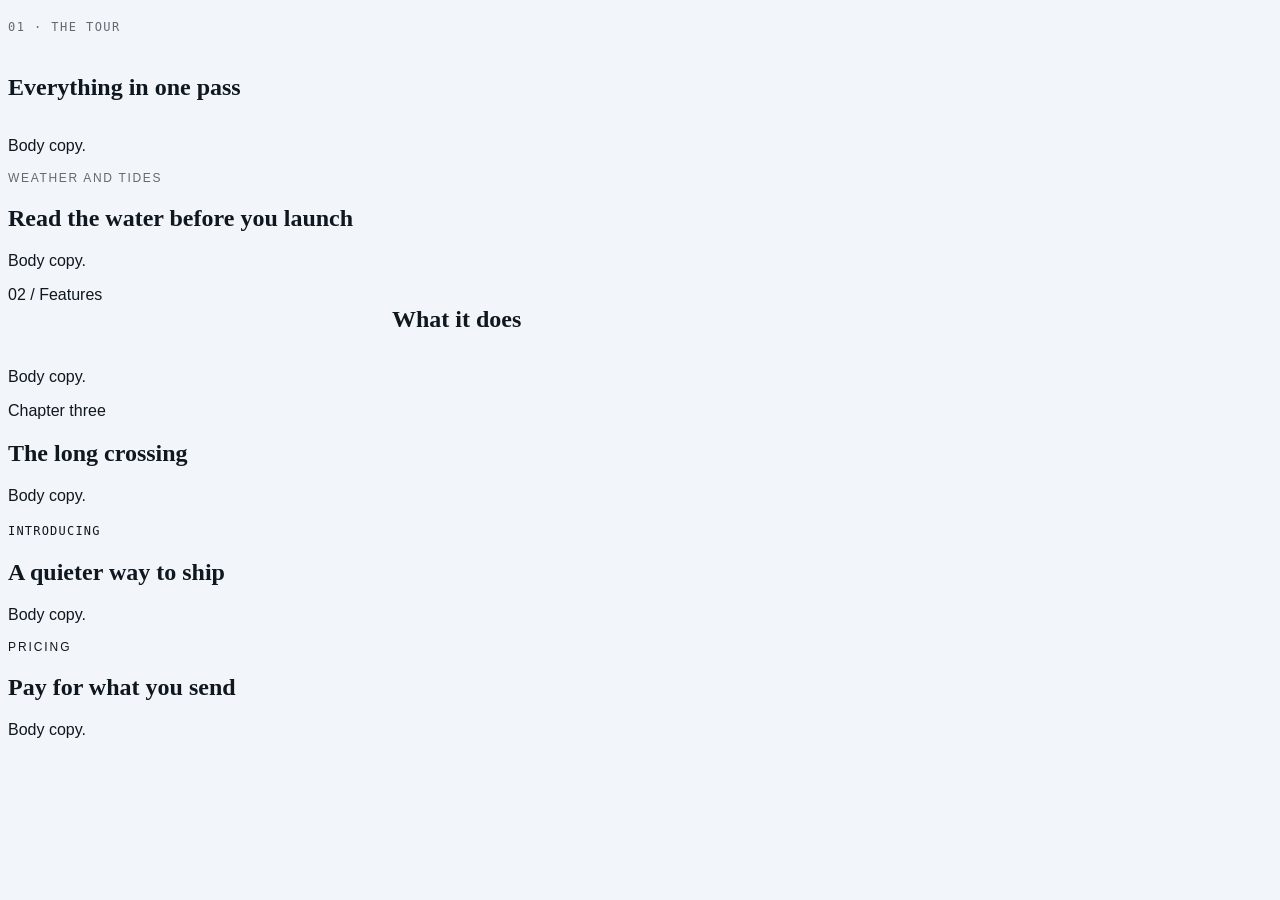
<file: .agents/skills/hallmark/scripts/fixtures/eyebrow-fail/index.html>
<!doctype html>
<!--
  Gate 54 fixture: MUST FAIL, six times.

  Every case here was invisible to the pre-1.3 detector, which keyed on
  `grid-template-columns` in the CSS and so only ever saw one geometry.
  Assertion (run from this directory):

    node ../../sloplint.mjs . --json | node -e "let s='';process.stdin.on('data',d=>s+=d).on('end',()=>console.log(JSON.parse(s).findings.filter(f=>f.gate==='54'&&f.grade==='FAIL').length))"
    # expected: 6

  Scoped to gate 54 on purpose: this file is deliberately slop in other ways too.
-->
<html lang="en">
<head>
<meta charset="utf-8">
<meta name="viewport" content="width=device-width, initial-scale=1">
<title>Gate 54 eyebrow fixture (must fail)</title>
<style>
/* Hallmark · macrostructure: fixture · tone: n/a · anchor hue: 250 · hero: Settled/H1 */
/* Hallmark · pre-emit critique: P3 H3 E3 S3 R3 V3 · weakest: all - this is a fixture */
:root {
  --color-paper: oklch(97% 0.006 250); --color-ink: oklch(20% 0.02 250);
  --color-muted: oklch(52% 0.015 250);
  --font-display: "Fraunces", serif; --font-body: "Public Sans", sans-serif;
  --font-label: "Geist Mono", monospace;
  --text-xs: 0.75rem; --tracking-label: 0.12em;
}
html, body { overflow-x: clip; }
body { background: var(--color-paper); color: var(--color-ink); font-family: var(--font-body); }
h1, h2, h3 { font-family: var(--font-display); }

/* 1: flex column. No grid anywhere; the old check could not see this. */
.a__head { display: flex; flex-direction: column; gap: 0.5rem; }
.a__eyebrow { font-family: var(--font-label); text-transform: uppercase;
  letter-spacing: var(--tracking-label); font-size: var(--text-xs); color: var(--color-muted); }

/* 2: plain block stack, and a class name outside the label vocabulary.
       Caught by resolved CSS alone: uppercase + tracking + small size. */
.b__strand { text-transform: uppercase; letter-spacing: 0.14em; font-size: 0.75rem;
  color: var(--color-muted); }

/* 3: the classic side-by-side grid. Regression guard for the old behaviour. */
.c__head { display: grid; grid-template-columns: minmax(0, 0.4fr) minmax(0, 1fr); gap: 2rem; }

/* 4: multi-column head declared ONLY inside a max-width block. The old check
       skipped every max-width rule, so this shape was a free pass. */
@media (max-width: 48rem) {
  .d__head { display: grid; grid-template-columns: 1fr 2fr; }
}

/* 5: class-less heading. The old check required a semantic match on the head
       wrapper's own classes to even look. */
.e__mark { font-family: var(--font-label); text-transform: uppercase;
  letter-spacing: 0.1em; font-size: 0.75rem; }

/* 6: "overline" was not in the old vocabulary at all. */
.overline { font-size: 0.75rem; letter-spacing: 0.16em; text-transform: uppercase; }
</style>
</head>
<body>

<!-- 1 · flex column stack -->
<section>
  <div class="a__head">
    <p class="a__eyebrow">01 · The tour</p>
    <h2>Everything in one pass</h2>
  </div>
  <p>Body copy.</p>
</section>

<!-- 2 · plain block stack, non-vocabulary class, CSS signals only -->
<section>
  <div>
    <p class="b__strand">Weather and tides</p>
    <h2>Read the water before you launch</h2>
  </div>
  <p>Body copy.</p>
</section>

<!-- 3 · side-by-side grid (the only shape the old gate caught) -->
<section>
  <div class="c__head">
    <span class="eyebrow">02 / Features</span>
    <h2>What it does</h2>
  </div>
  <p>Body copy.</p>
</section>

<!-- 4 · two-column head hidden inside a max-width query -->
<section>
  <div class="d__head">
    <span class="kicker">Chapter three</span>
    <h2>The long crossing</h2>
  </div>
  <p>Body copy.</p>
</section>

<!-- 5 · class-less heading under a labelled span -->
<section>
  <div>
    <span class="e__mark">Introducing</span>
    <h2>A quieter way to ship</h2>
  </div>
  <p>Body copy.</p>
</section>

<!-- 6 · the word the old vocabulary never knew -->
<section>
  <div>
    <p class="overline">Pricing</p>
    <h2>Pay for what you send</h2>
  </div>
  <p>Body copy.</p>
</section>

</body>
</html>
</file>
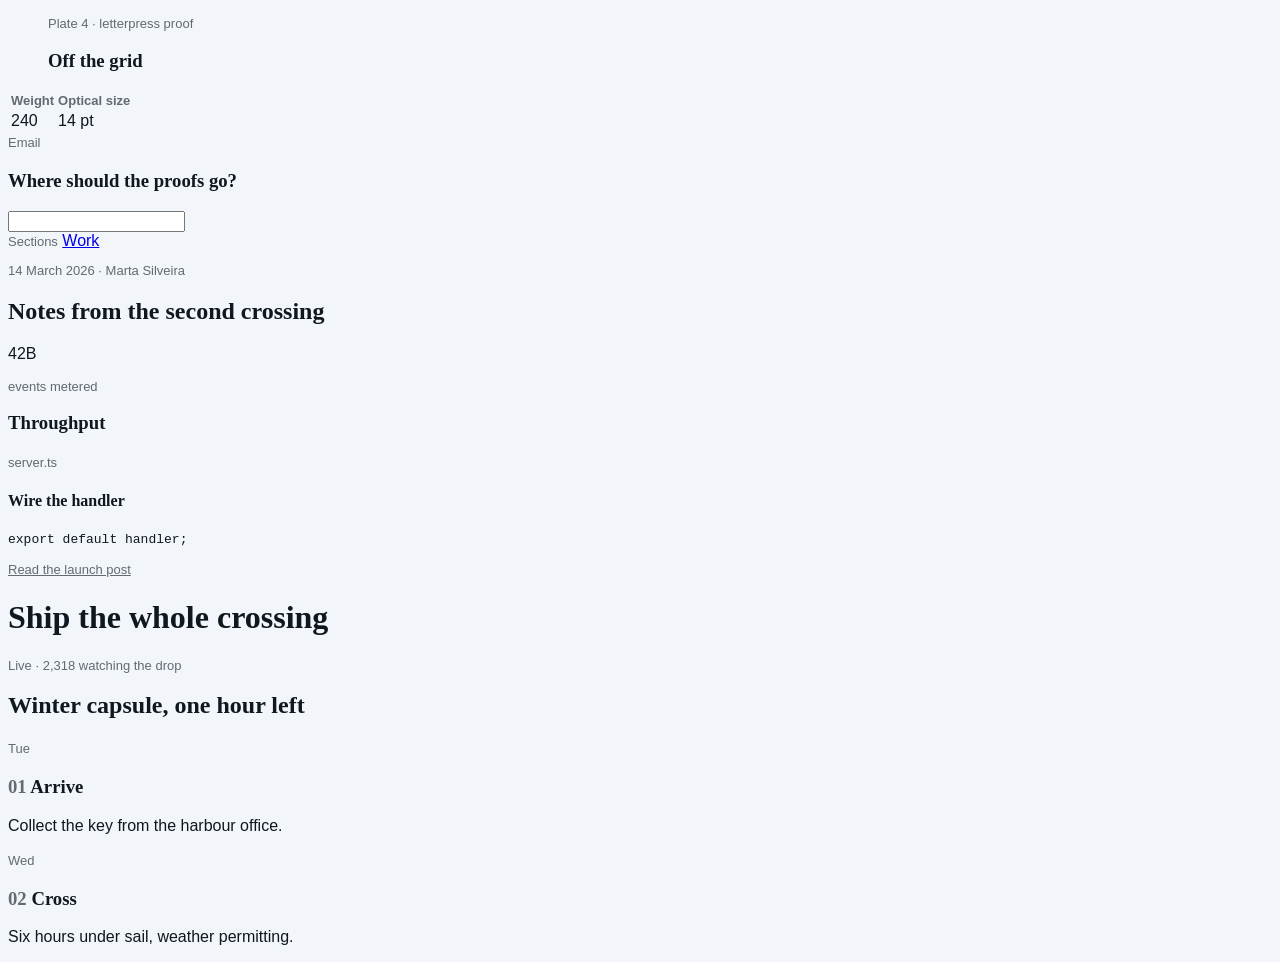
<file: .agents/skills/hallmark/scripts/fixtures/eyebrow-pass/index.html>
<!doctype html>
<!--
  Gate 54 fixture: MUST NOT FAIL.

  Ten shapes that look like an eyebrow to a naive detector and are not one.
  Each carries a fact, a destination, or an identifier the reader would
  otherwise lack: the exceptions gate 54 lists in references/gates.md.

  Assertion (run from this directory):

    node ../../sloplint.mjs . --json | node -e "let s='';process.stdin.on('data',d=>s+=d).on('end',()=>console.log(JSON.parse(s).findings.filter(f=>f.gate==='54').length))"
    # expected: 0

  Scoped to gate 54: this file makes no claim to be clean on the other gates.
-->
<html lang="en">
<head>
<meta charset="utf-8">
<meta name="viewport" content="width=device-width, initial-scale=1">
<title>Gate 54 carve-out fixture (must pass)</title>
<meta name="description" content="Fragments that sit near a heading without announcing it; gate 54 must stay quiet on every one.">
<style>
/* Hallmark · shape: fixture · genre: editorial · theme: fixture (by request)
 * hero: Settled · nav: none · footer: none · enrichment: none · signature: none, this is a gate 54 fixture
 * axes: light/roman-serif/cool · posture: restrained · contrast: pass · fold: n/a · v2.0.0 */
/* Hallmark · pre-emit critique: P3 H3 E3 S3 R3 V3 · weakest: all, this is a fixture */
/* Hallmark · answered F21 · unrelated fragments in one file, not a single document outline */
:root {
  --color-paper: oklch(97% 0.006 250); --color-ink: oklch(20% 0.02 250);
  --color-muted: oklch(52% 0.015 250); --color-accent: oklch(52% 0.14 250); --color-accent-ink: oklch(98% 0.005 250);
  --font-display: "Fraunces", serif; --font-body: "Public Sans", sans-serif;
  --font-label: var(--font-body);
  --text-xs: 0.8125rem;
}
html, body { overflow-x: clip; }
html { scrollbar-color: var(--color-muted) var(--color-paper); }
body { background: var(--color-paper); color: var(--color-ink); font-family: var(--font-body); caret-color: var(--color-accent); }
::selection { background: color-mix(in oklab, var(--color-accent) 22%, transparent); color: var(--color-ink); }
:focus-visible { outline: 2px solid var(--color-accent); outline-offset: 2px; }
a:active, button:active { transform: translateY(1px); }
button:disabled { opacity: 0.55; cursor: not-allowed; }
h1, h2, h3, h4 { font-family: var(--font-display); text-wrap: balance; }
.label { font-family: var(--font-label); font-size: var(--text-xs); color: var(--color-muted); }
.steps { list-style: none; counter-reset: step; padding: 0; }
.steps li { counter-increment: step; }
.steps li h3::before { content: counter(step, decimal-leading-zero) "  "; color: var(--color-muted); }
</style>
</head>
<body>

<!-- 1 · figcaption. Identifier, and it names something that is present. -->
<figure>
  <figcaption class="label">Plate 4 · letterpress proof</figcaption>
  <h3>Off the grid</h3>
</figure>

<!-- 2 · table column header. Identifier. -->
<table>
  <thead><tr><th class="label">Weight</th><th class="label">Optical size</th></tr></thead>
  <tbody><tr><td>240</td><td>14 pt</td></tr></tbody>
</table>

<!-- 3 · form field label. Identifier, bound to its control. -->
<form>
  <div>
    <label class="label" for="email">Email</label>
    <h3>Where should the proofs go?</h3>
    <input id="email" type="email">
  </div>
</form>

<!-- 4 · nav label. Destination. -->
<nav>
  <div>
    <span class="label">Sections</span>
    <h2 hidden>Navigation</h2>
    <a href="/work">Work</a>
  </div>
</nav>

<!-- 5 · dateline. Fact: the date appears nowhere else. -->
<article>
  <p class="label"><time datetime="2026-03-14">14 March 2026</time> · Marta Silveira</p>
  <h2>Notes from the second crossing</h2>
</article>

<!-- 6 · unit label AFTER the figure it labels. Order is the discriminator. -->
<section>
  <div>
    <p class="stat__num">42B</p>
    <p class="label">events metered</p>
  </div>
  <h3>Throughput</h3>
</section>

<!-- 7 · code filename tab. Identifier: a real path. -->
<section>
  <div>
    <span class="label">server.ts</span>
    <h4>Wire the handler</h4>
  </div>
  <pre><code>export default handler;</code></pre>
</section>

<!-- 8 · linked announcement chip. Destination, and it goes somewhere real. -->
<header>
  <div>
    <a class="label" href="/changelog/v2">Read the launch post</a>
    <h1>Ship the whole crossing</h1>
  </div>
</header>

<!-- 9 · live telemetry above a headline. Fact, and the digits prove it. -->
<section>
  <div>
    <p class="label">Live · 2,318 watching the drop</p>
    <h1>Winter capsule, one hour left</h1>
  </div>
</section>

<!-- 10 · a real <ol>. The numbers come from counter(), not from typed labels;
         a genuine per-step identifier rides along without becoming a kicker. -->
<ol class="steps">
  <li>
    <span class="label">Tue</span>
    <h3>Arrive</h3>
    <p>Collect the key from the harbour office.</p>
  </li>
  <li>
    <span class="label">Wed</span>
    <h3>Cross</h3>
    <p>Six hours under sail, weather permitting.</p>
  </li>
</ol>

</body>
</html>
</file>
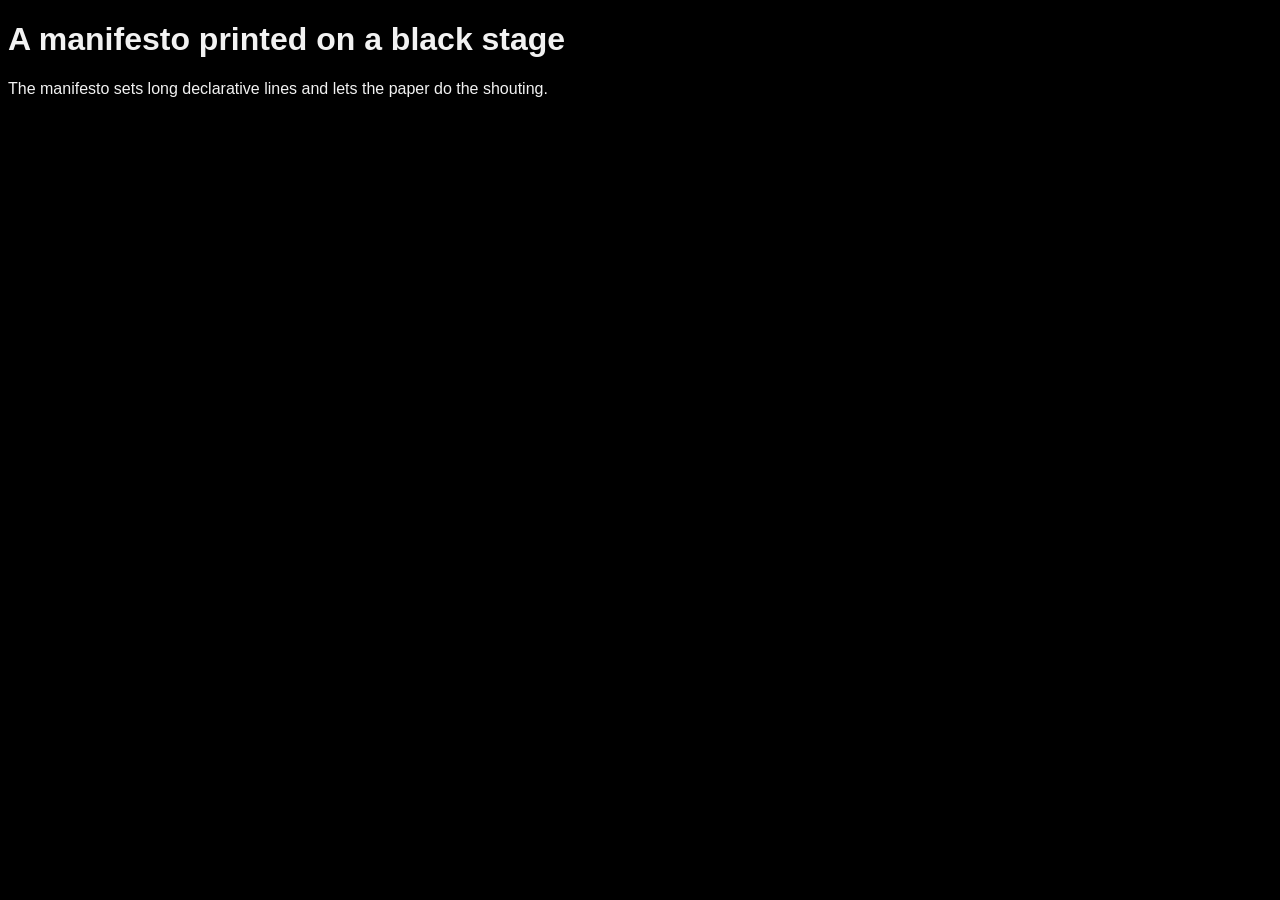
<file: .agents/skills/hallmark/scripts/fixtures/waiver/index.html>
<!doctype html>
<!--
  Waiver fixture. Five waivers are claimed on a deliberately expressive page:
  four are honoured, one is refused because it names a Floor gate, and the build
  ships. There is no cap, so the page is not blocked for being expressive; what
  it gets instead is a NOTE saying four waivers is a house style, not exceptions.

  Assertion (run from this directory):

    node ../../sloplint.mjs . --json | node -e "let s='';process.stdin.on('data',d=>s+=d).on('end',()=>{const j=JSON.parse(s);console.log(JSON.stringify(j.summary))})"
    # expected: fails 0, reflex 0, waived 5, rejected 2, answered 1, notes 1
    # (waived counts findings, not gates: gate 1 fires on both the token and the
    #  h1 rule, and gate 7 on both the token and the body background)

  Case by case:
    waive 40  -> refused, Floor is never waivable, and gate 40 still binds
    waive 7b  -> honoured; the guard (surface: absolute in the stamp) holds
    waive 22  -> honoured
    waive 25  -> honoured (no finding to downgrade on this page)
    waive 1   -> honoured, and trips the >3 house-style NOTE
    answered F3  -> honoured; the Finish finding reports ANSWERED instead of WARN
    answered 40  -> refused; 40 is Floor, and Floor findings are fixed, not answered
-->
<html lang="en">
<head>
<meta charset="utf-8">
<meta name="viewport" content="width=device-width, initial-scale=1">
<title>Waiver fixture</title>
<style>
/* Hallmark · macrostructure: Manifesto · tone: austere · anchor hue: 250 · surface: absolute · nav: N9 · footer: Ft2 · hero: Poster/H1 */
/* Hallmark · pre-emit critique: P5 H4 E5 S4 R5 V4 · weakest: E - fixture, not a real build */
/* Hallmark · waive 40 · contrast measured on the stage · the manifesto is printed white on black */
/* Hallmark · waive 7b · surface: absolute declared, 40-41 pass · the manifesto stage is printed on black paper */
/* Hallmark · waive 22 · neutrals achromatic throughout · the manifesto rules are pure grey by intent */
/* Hallmark · waive 25 · measure runs to 96ch · the manifesto sets long declarative lines */
/* Hallmark · waive 1 · two families declared · the manifesto pairs a display serif with a grotesque */
/* Hallmark · answered F3 · the manifesto head is one word and cannot wrap, so balance has nothing to balance */
/* Hallmark · answered 40 · contrast is fine here honestly */
:root {
  --color-paper: #000;
  --color-ink: oklch(96% 0 250);
  --font-display: Inter, sans-serif;
  --font-body: "Public Sans", sans-serif;
}
html, body { overflow-x: clip; }
body { background: var(--color-paper); color: var(--color-ink); font-family: var(--font-body); }
h1 { font-family: var(--font-display); }
</style>
</head>
<body>
  <h1>A manifesto printed on a black stage</h1>
  <p>The manifesto sets long declarative lines and lets the paper do the shouting.</p>
</body>
</html>
</file>
